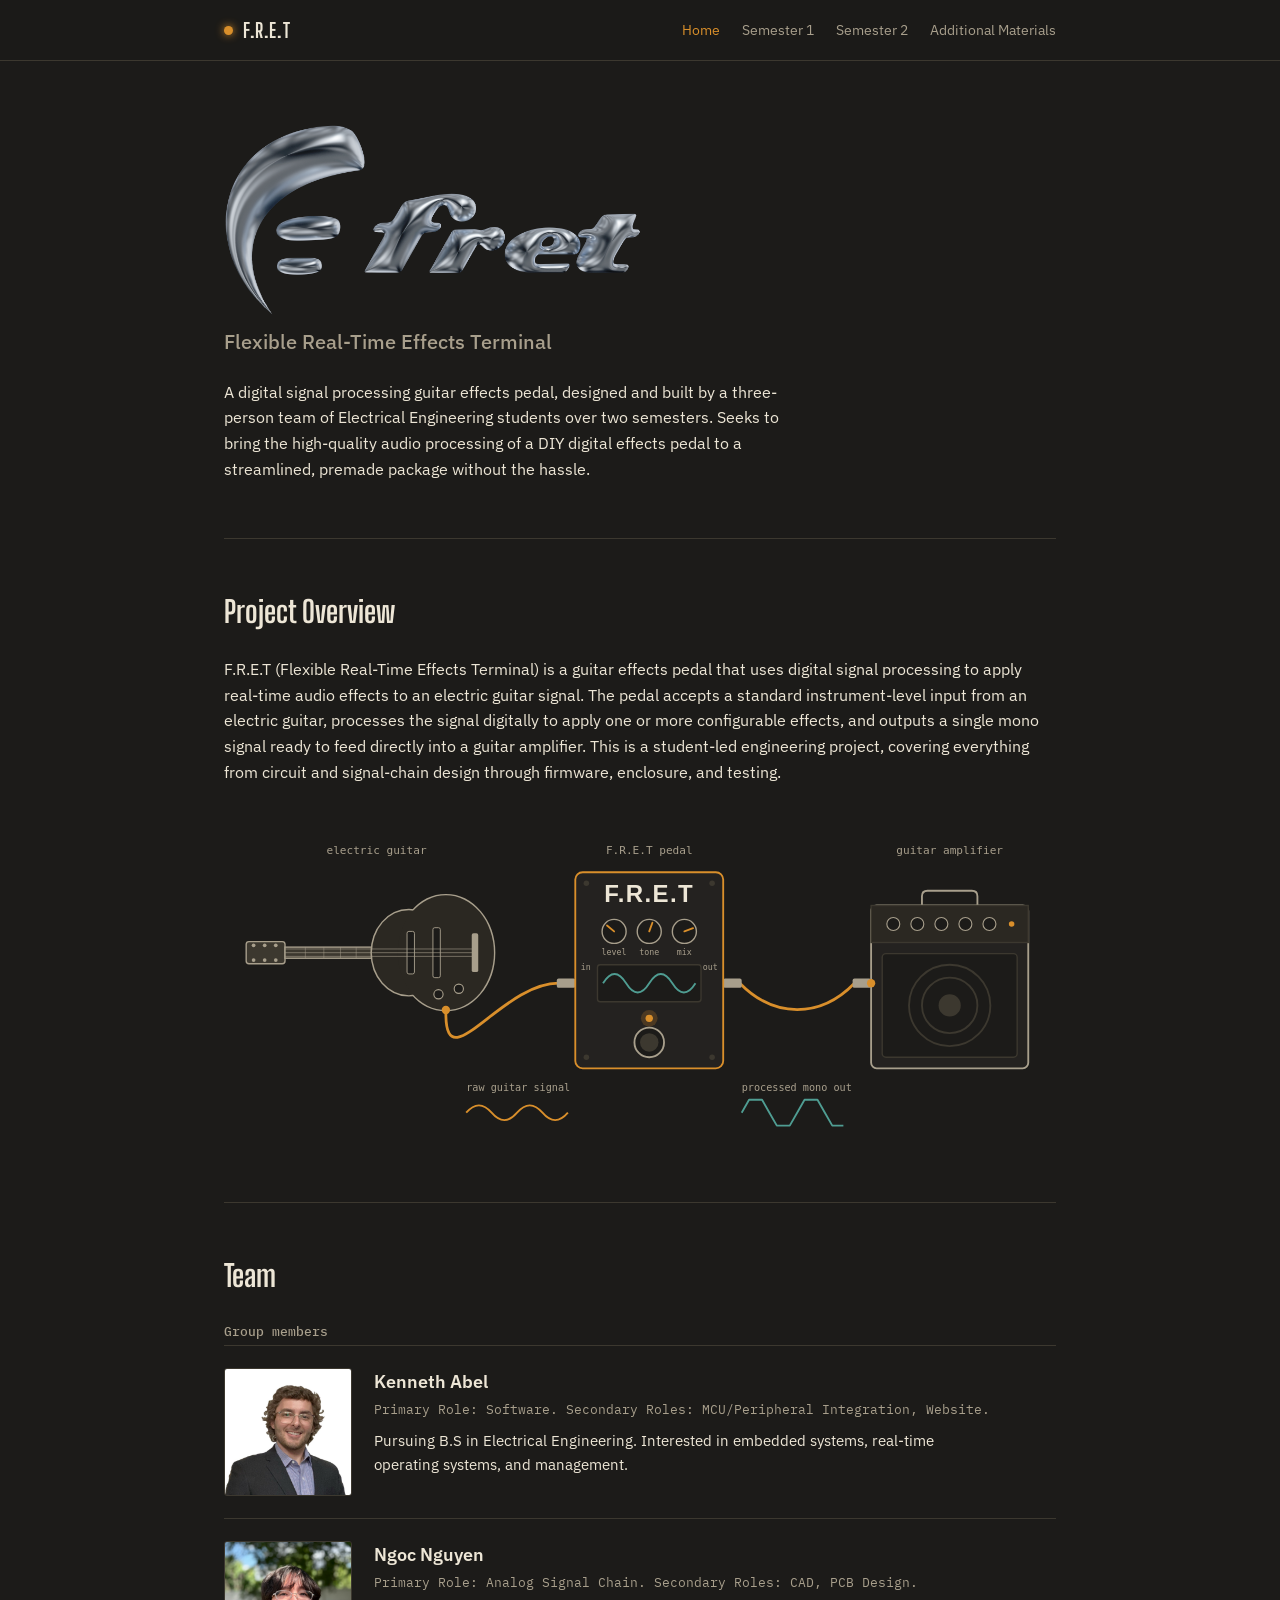
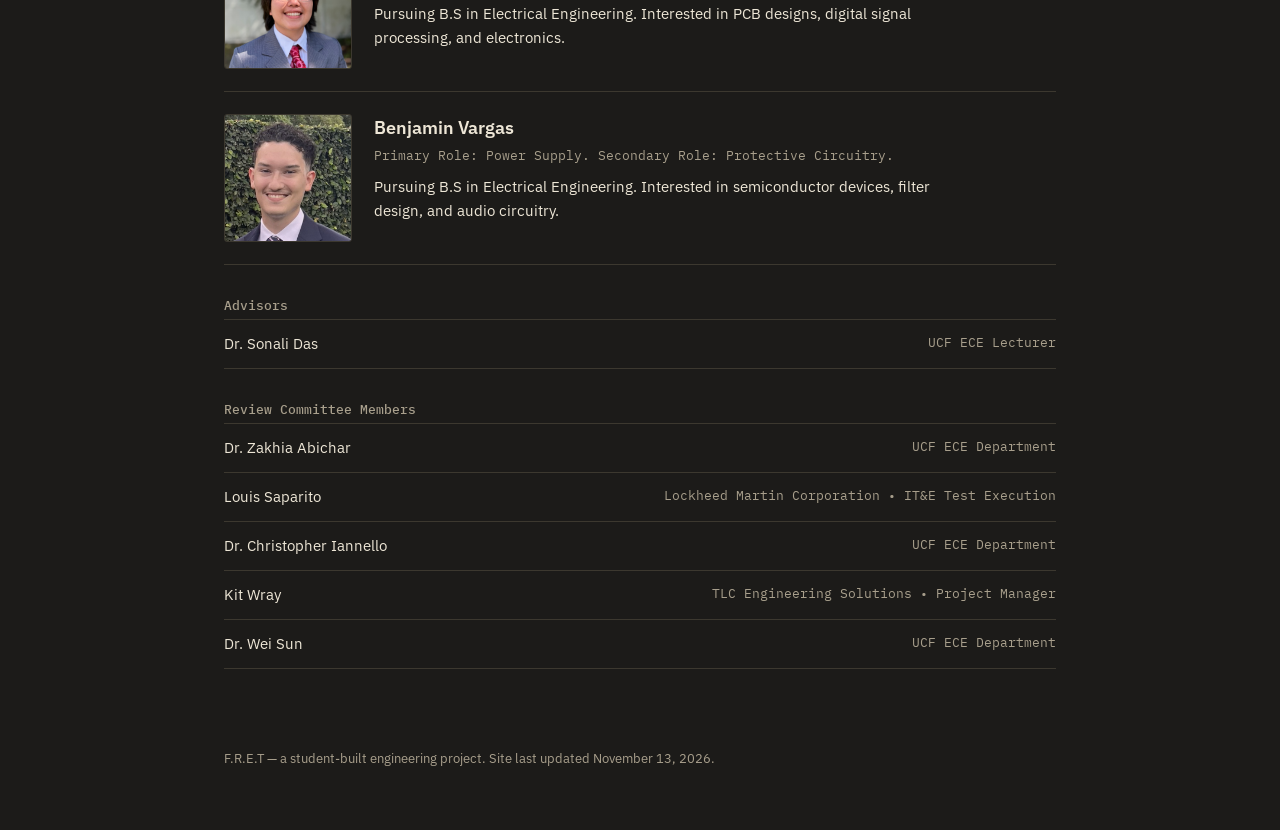
<file: index.html>
<!DOCTYPE html>
<html lang="en">
<head>
<meta charset="UTF-8">
<meta name="viewport" content="width=device-width, initial-scale=1">
<title>F.R.E.T — Flexible Real-Time Effects Terminal</title>
<link rel="preconnect" href="https://fonts.googleapis.com">
<link rel="preconnect" href="https://fonts.gstatic.com" crossorigin>
<link href="https://fonts.googleapis.com/css2?family=Big+Shoulders+Display:wght@600;700&family=IBM+Plex+Sans:wght@400;500;600&family=IBM+Plex+Mono:wght@400;500&display=swap" rel="stylesheet">
<link rel="stylesheet" href="styles.css">
</head>
<body>

<header class="site">
  <div class="bar">
    <a href="index.html" class="mark"><span class="led"></span><span>F.R.E.T</span></a>
    <nav class="links">
      <a href="index.html" class="active">Home</a>
      <a href="semester-1.html">Semester 1</a>
      <a href="semester-2.html">Semester 2</a>
      <a href="materials.html">Additional Materials</a>
    </nav>
  </div>
</header>

<div class="wrap">
  <section class="hero">
    <h1><img class="hero-logo" src="images/fret_logo.png" alt="F.R.E.T"></h1>
    <div class="full-name">Flexible Real-Time Effects Terminal</div>
    <p class="tagline">A digital signal processing guitar effects pedal, designed and built by a three-person team of Electrical Engineering students over two semesters. Seeks to bring the high-quality audio processing of a DIY digital effects pedal to a streamlined, premade package without the hassle.</p>
  </section>

  <section id="overview">
    <h2 class="section-title">Project Overview</h2>
    <p>F.R.E.T (Flexible Real-Time Effects Terminal) is a guitar effects pedal that uses digital signal processing to apply real-time audio effects to an electric guitar signal. The pedal accepts a standard instrument-level input from an electric guitar, processes the signal digitally to apply one or more configurable effects, and outputs a single mono signal ready to feed directly into a guitar amplifier. This is a student-led engineering project, covering everything from circuit and signal-chain design through firmware, enclosure, and testing.</p>
    <img class="diagram" src="images/fret_signal_path.svg" alt="Diagram of an electric guitar connected to the F.R.E.T pedal, which connects to a guitar amplifier">
  </section>

  <section id="team">
    <h2 class="section-title">Team</h2>

    <div class="role-block">
      <h3 class="block-title">Group members</h3>
      <div class="member-list" id="members-list"></div>
    </div>

    <div class="role-block" id="sponsor-block" hidden>
      <h3 class="block-title">Sponsor</h3>
      <div class="sponsor-box" id="sponsor-info"></div>
    </div>

    <div class="role-block">
      <h3 class="block-title">Advisors</h3>
      <ul class="role-list" id="advisors-list"></ul>
    </div>

    <div class="role-block">
      <h3 class="block-title">Review Committee Members</h3>
      <ul class="role-list" id="reviewers-list"></ul>
    </div>
  </section>

  <footer>
    F.R.E.T — a student-built engineering project. Site last updated <span id="last-updated"></span>.
  </footer>
</div>

<script src="common.js"></script>

<script>
/* Edit team info here. Each entry needs a name and a title/role —
   swap out the placeholders below with the real names. */

const MEMBERS = [
  { name: "Kenneth Abel", role: "Primary Role: Software. Secondary Roles: MCU/Peripheral Integration, Website.", photo: "images/Kenneth Headshot Zoomed.jpg", 
  bio: "Pursuing B.S in Electrical Engineering. Interested in embedded systems, real-time operating systems, and management." },
  { name: "Ngoc Nguyen", role: "Primary Role: Analog Signal Chain. Secondary Roles: CAD, PCB Design.", photo: "images/Nghi Headshot.png", 
  bio: "Pursuing B.S in Electrical Engineering. Interested in PCB designs, digital signal processing, and electronics." },
  { name: "Benjamin Vargas", role: "Primary Role: Power Supply. Secondary Role: Protective Circuitry.", photo: "images/Benjamin Headshot.png", 
  bio: "Pursuing B.S in Electrical Engineering. Interested in semiconductor devices, filter design, and audio circuitry." },
];

// Set show to false to hide the sponsor section entirely.
const SPONSOR = {
  show: false,
  org: "Add sponsor organization",
  contactName: "Add contact name",
  contactEmail: "Add contact email",
};

const ADVISORS = [
  { name: "Dr. Sonali Das", role: "UCF ECE Lecturer" },
];

const REVIEWERS = [
  { name: "Dr. Zakhia Abichar", role: "UCF ECE Department" },
  { name: "Louis Saparito", role: "Lockheed Martin Corporation • IT&E Test Execution" },
  { name: "Dr. Christopher Iannello", role: "UCF ECE Department" },
  { name: "Kit Wray", role: "TLC Engineering Solutions • Project Manager" },
  { name: "Dr. Wei Sun", role: "UCF ECE Department" },
];

function fillRoleList(containerId, people){
  const el = document.getElementById(containerId);
  people.forEach(p=>{
    const li = document.createElement("li");
    const isPlaceholder = p.name.startsWith("Add ");
    li.innerHTML = `<span class="${isPlaceholder ? 'placeholder' : ''}">${p.name}</span><span class="role">${p.role}</span>`;
    el.appendChild(li);
  });
}

function fillRoleList(containerId, people){
  const el = document.getElementById(containerId);
  people.forEach(p=>{
    const li = document.createElement("li");
    const isPlaceholder = p.name.startsWith("Add ");
    li.innerHTML = `<span class="${isPlaceholder ? 'placeholder' : ''}">${p.name}</span><span class="role">${p.role}</span>`;
    el.appendChild(li);
  });
}
 
function fillMembers(containerId, people){
  const el = document.getElementById(containerId);
  people.forEach(p=>{
    const row = document.createElement("div");
    row.className = "member";
    row.innerHTML = `
      <img class="headshot" src="${p.photo}" alt="Headshot of ${p.name}" onerror="this.style.visibility='hidden'">
      <div class="member-text">
        <div class="member-name${p.name.startsWith('Add ') ? ' placeholder' : ''}">${p.name}</div>
        <div class="member-role">${p.role}</div>
        <p class="member-bio">${p.bio}</p>
      </div>`;
    el.appendChild(row);
  });
}
 
function renderSponsor(){
  if(!SPONSOR.show) return;
  document.getElementById("sponsor-block").hidden = false;
  document.getElementById("sponsor-info").innerHTML = `
    <div>This project is sponsored by <strong>${SPONSOR.org}</strong>.</div>
    <div class="sponsor-contact">Contact: ${SPONSOR.contactName} — <a href="mailto:${SPONSOR.contactEmail}">${SPONSOR.contactEmail}</a></div>`;
}
 
fillMembers("members-list", MEMBERS);
renderSponsor();
fillRoleList("advisors-list", ADVISORS);
fillRoleList("reviewers-list", REVIEWERS);

setFooterDate();
</script>
</body>
</html>
</file>
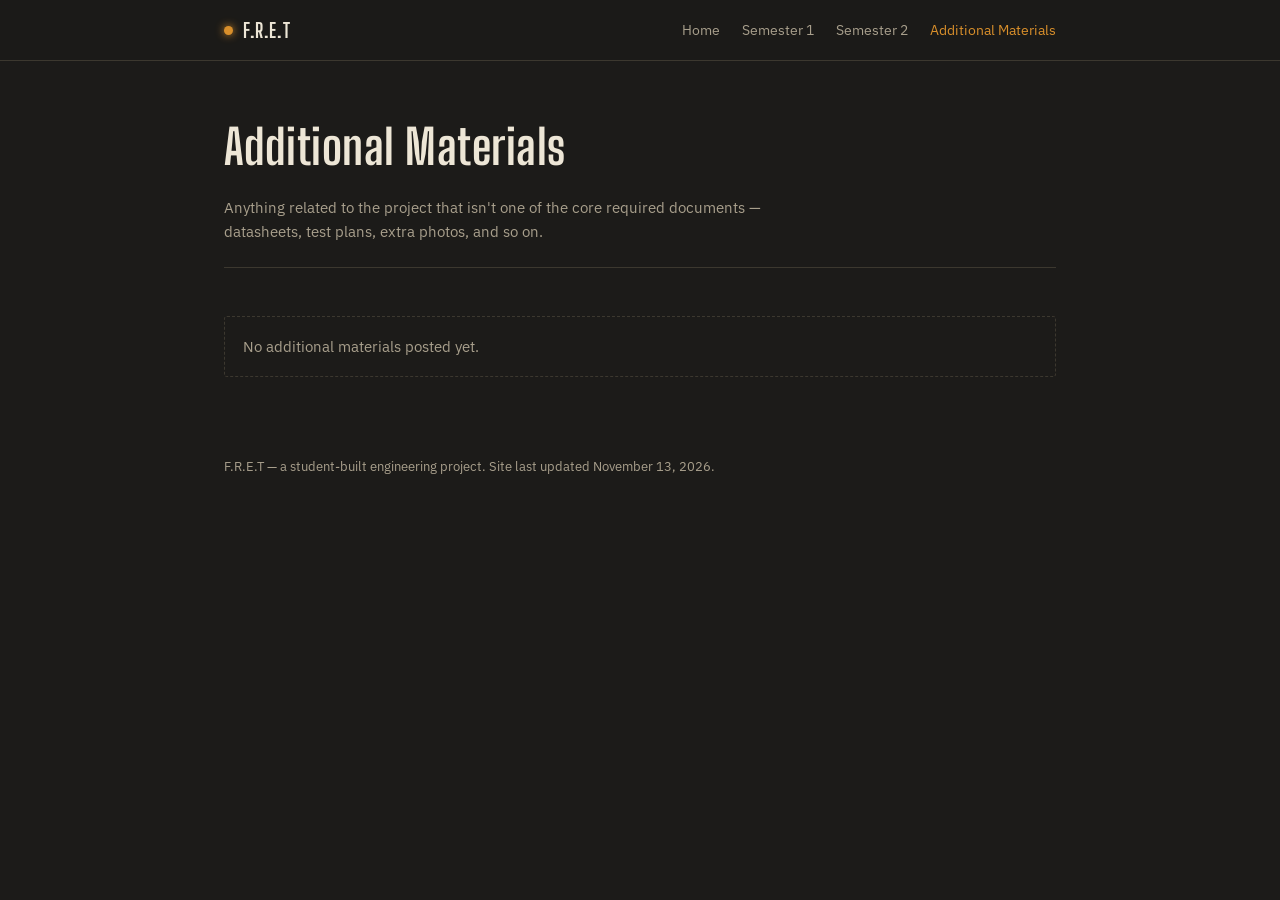
<file: materials.html>
<!DOCTYPE html>
<html lang="en">
<head>
<meta charset="UTF-8">
<meta name="viewport" content="width=device-width, initial-scale=1">
<title>Additional Materials — F.R.E.T</title>
<link rel="preconnect" href="https://fonts.googleapis.com">
<link rel="preconnect" href="https://fonts.gstatic.com" crossorigin>
<link href="https://fonts.googleapis.com/css2?family=Big+Shoulders+Display:wght@600;700&family=IBM+Plex+Sans:wght@400;500;600&family=IBM+Plex+Mono:wght@400;500&display=swap" rel="stylesheet">
<link rel="stylesheet" href="styles.css">
</head>
<body>

<header class="site">
  <div class="bar">
    <a href="index.html" class="mark"><span class="led"></span><span>F.R.E.T</span></a>
    <nav class="links">
      <a href="index.html">Home</a>
      <a href="semester-1.html">Semester 1</a>
      <a href="semester-2.html">Semester 2</a>
      <a href="materials.html" class="active">Additional Materials</a>
    </nav>
  </div>
</header>

<div class="wrap">
  <section class="page-header">
    <h1 class="display">Additional Materials</h1>
    <p>Anything related to the project that isn't one of the core required documents — datasheets, test plans, extra photos, and so on.</p>
  </section>

  <section>
    <div id="extras-container"></div>
  </section>

  <footer>
    F.R.E.T — a student-built engineering project. Site last updated <span id="last-updated"></span>.
  </footer>
</div>

<script src="common.js"></script>
<script>
/* Add one object per item. Same pattern as the semester pages —
   status, date, href, and kind ("doc", "slides", or "video"). */
const EXTRA_MATERIALS = [
  // { title:"Bill of Materials", kind:"doc", status:"complete", date:"Posted — Week 6", href:"documents/bom.pdf" },
];

renderExtras("extras-container", EXTRA_MATERIALS);
setFooterDate();
</script>
</body>
</html>
</file>
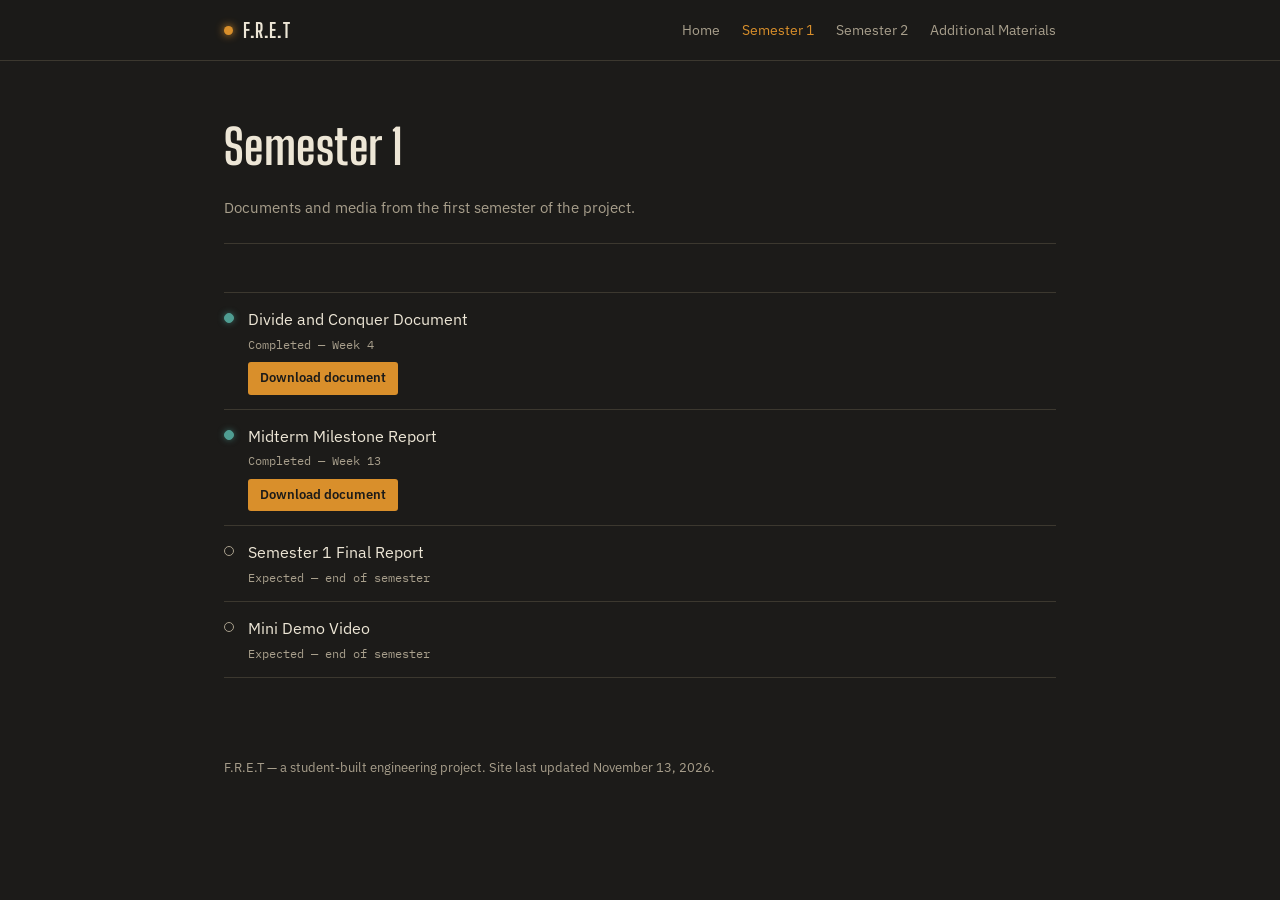
<file: semester-1.html>
<!DOCTYPE html>
<html lang="en">
<head>
<meta charset="UTF-8">
<meta name="viewport" content="width=device-width, initial-scale=1">
<title>Semester 1 — F.R.E.T</title>
<link rel="preconnect" href="https://fonts.googleapis.com">
<link rel="preconnect" href="https://fonts.gstatic.com" crossorigin>
<link href="https://fonts.googleapis.com/css2?family=Big+Shoulders+Display:wght@600;700&family=IBM+Plex+Sans:wght@400;500;600&family=IBM+Plex+Mono:wght@400;500&display=swap" rel="stylesheet">
<link rel="stylesheet" href="styles.css">
</head>
<body>

<header class="site">
  <div class="bar">
    <a href="index.html" class="mark"><span class="led"></span><span>F.R.E.T</span></a>
    <nav class="links">
      <a href="index.html">Home</a>
      <a href="semester-1.html" class="active">Semester 1</a>
      <a href="semester-2.html">Semester 2</a>
      <a href="materials.html">Additional Materials</a>
    </nav>
  </div>
</header>

<div class="wrap">
  <section class="page-header">
    <h1 class="display">Semester 1</h1>
    <p>Documents and media from the first semester of the project.</p>
  </section>

  <section>
    <ul class="deliv-list" id="sd1-list"></ul>
  </section>

  <footer>
    F.R.E.T — a student-built engineering project. Site last updated <span id="last-updated"></span>.
  </footer>
</div>

<script src="common.js"></script>
<script>
/* To mark something as done: change status to "complete", set `date`
   to when it was finished, and set `href` — a file path for
   documents/slides, or a normal YouTube watch link for videos (it's
   converted to an embedded player automatically). */
const SEMESTER_1_ITEMS = [
  { id:"dac",       kind:"doc",   title:"Divide and Conquer Document",
    status:"complete", date:"Completed — Week 4",
    href:"documents/divide-and-conquer.pdf" },
  { id:"midterm",   kind:"doc",   title:"Midterm Milestone Report",
    status:"complete", date:"Completed — Week 13", 
    href:"documents/midterm-milestone.pdf" },
  { id:"final-report", kind:"doc", title:"Semester 1 Final Report",
    status:"upcoming", date:"Expected — end of semester", href:null },
  { id:"mini-demo", kind:"video", title:"Mini Demo Video",
    status:"upcoming", date:"Expected — end of semester", href:null },
];

renderList("sd1-list", SEMESTER_1_ITEMS);
setFooterDate();
</script>
</body>
</html>
</file>
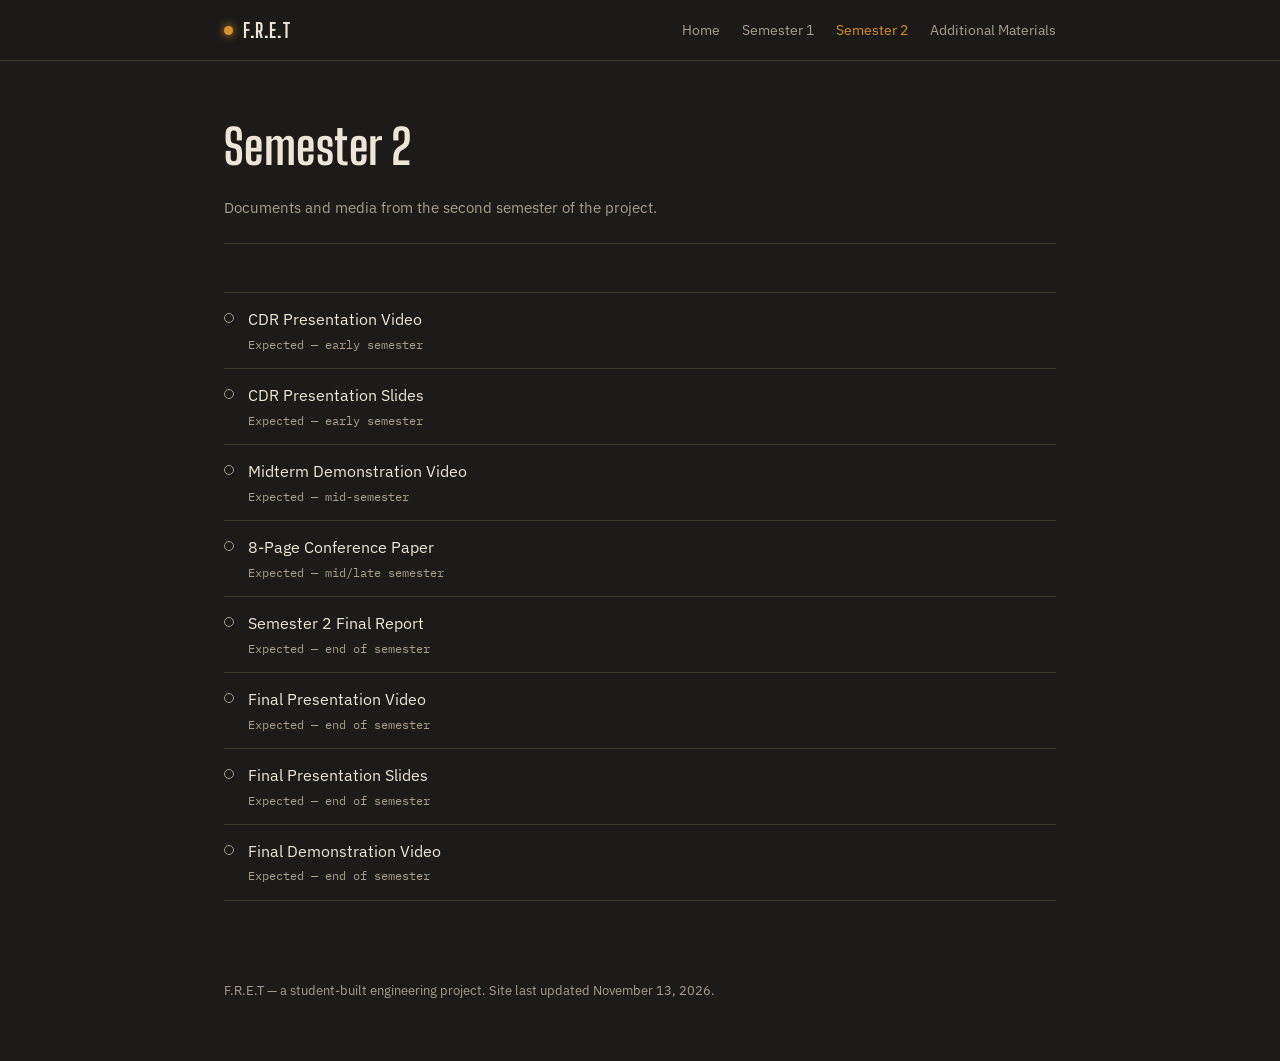
<file: semester-2.html>
<!DOCTYPE html>
<html lang="en">
<head>
<meta charset="UTF-8">
<meta name="viewport" content="width=device-width, initial-scale=1">
<title>Semester 2 — F.R.E.T</title>
<link rel="preconnect" href="https://fonts.googleapis.com">
<link rel="preconnect" href="https://fonts.gstatic.com" crossorigin>
<link href="https://fonts.googleapis.com/css2?family=Big+Shoulders+Display:wght@600;700&family=IBM+Plex+Sans:wght@400;500;600&family=IBM+Plex+Mono:wght@400;500&display=swap" rel="stylesheet">
<link rel="stylesheet" href="styles.css">
</head>
<body>

<header class="site">
  <div class="bar">
    <a href="index.html" class="mark"><span class="led"></span><span>F.R.E.T</span></a>
    <nav class="links">
      <a href="index.html">Home</a>
      <a href="semester-1.html">Semester 1</a>
      <a href="semester-2.html" class="active">Semester 2</a>
      <a href="materials.html">Additional Materials</a>
    </nav>
  </div>
</header>

<div class="wrap">
  <section class="page-header">
    <h1 class="display">Semester 2</h1>
    <p>Documents and media from the second semester of the project.</p>
  </section>

  <section>
    <ul class="deliv-list" id="sd2-list"></ul>
  </section>

  <footer>
    F.R.E.T — a student-built engineering project. Site last updated <span id="last-updated"></span>.
  </footer>
</div>

<script src="common.js"></script>
<script>
/* Same pattern as Semester 1: flip status to "complete", add a date,
   and set href (file path, or a YouTube watch link for videos). */
const SEMESTER_2_ITEMS = [
  { id:"cdr-video",    kind:"video",  title:"CDR Presentation Video",
    status:"upcoming", date:"Expected — early semester", href:null },
  { id:"cdr-slides",   kind:"slides", title:"CDR Presentation Slides",
    status:"upcoming", date:"Expected — early semester", href:null },
  { id:"midterm-demo", kind:"video",  title:"Midterm Demonstration Video",
    status:"upcoming", date:"Expected — mid-semester", href:null },
  { id:"conf-paper",   kind:"doc",    title:"8-Page Conference Paper",
    status:"upcoming", date:"Expected — mid/late semester", href:null },
  { id:"final-report", kind:"doc",    title:"Semester 2 Final Report",
    status:"upcoming", date:"Expected — end of semester", href:null },
  { id:"final-video",  kind:"video",  title:"Final Presentation Video",
    status:"upcoming", date:"Expected — end of semester", href:null },
  { id:"final-slides", kind:"slides", title:"Final Presentation Slides",
    status:"upcoming", date:"Expected — end of semester", href:null },
  { id:"final-demo",   kind:"video",  title:"Final Demonstration Video",
    status:"upcoming", date:"Expected — end of semester", href:null },
];

renderList("sd2-list", SEMESTER_2_ITEMS);
setFooterDate();
</script>
</body>
</html>
</file>
<file: styles.css>
:root{
  --bg:#1c1b19;
  --panel:#242220;
  --line:#3c382f;
  --text:#ede6d6;
  --muted:#a89f8c;
  --amber:#d98f2b;
  --teal:#4f9d92;
  --maxw:880px;
}
*{box-sizing:border-box;}
html{scroll-behavior:smooth;}
body{
  margin:0;
  background:var(--bg);
  color:var(--text);
  font-family:'IBM Plex Sans',sans-serif;
  line-height:1.6;
}
a{color:var(--amber);}
.wrap{max-width:var(--maxw);margin:0 auto;padding:0 24px;}
.display{font-family:'Big Shoulders Display',sans-serif;font-weight:700;letter-spacing:0.01em;}

header.site{
  position:sticky;top:0;z-index:10;
  background:rgba(28,27,25,0.94);
  backdrop-filter:blur(6px);
  border-bottom:1px solid var(--line);
}
header.site .bar{
  max-width:var(--maxw);margin:0 auto;padding:14px 24px;
  display:flex;align-items:center;justify-content:space-between;gap:16px;flex-wrap:wrap;
}
.mark{display:flex;align-items:center;gap:10px;text-decoration:none;color:var(--text);}
.mark .led{width:9px;height:9px;border-radius:50%;background:var(--amber);box-shadow:0 0 8px var(--amber);}
.mark span{font-family:'Big Shoulders Display',sans-serif;font-weight:700;font-size:20px;letter-spacing:0.03em;}
nav.links{display:flex;gap:22px;flex-wrap:wrap;}
nav.links a{color:var(--muted);text-decoration:none;font-size:14px;}
nav.links a:hover{color:var(--amber);}
nav.links a.active{color:var(--amber);}

.hero{padding:64px 0 40px;border-bottom:1px solid var(--line);}
.hero h1{font-size:clamp(48px,9vw,88px);margin:0;line-height:0.95;color:var(--text);}
.hero .full-name{color:var(--muted);font-size:clamp(16px,2.4vw,20px);font-family:'IBM Plex Sans',sans-serif;font-weight:500;margin-top:10px;}
.hero .tagline{max-width:560px;margin-top:22px;color:var(--text);font-size:16px;}

.page-header{padding:48px 0 8px;}
.page-header h1{font-size:clamp(34px,6vw,48px);margin:0;color:var(--text);}
.page-header p{color:var(--muted);max-width:560px;margin-top:10px;font-size:15px;}

section{padding:48px 0;border-bottom:1px solid var(--line);}
section:last-of-type{border-bottom:none;}
h2.section-title{font-family:'Big Shoulders Display',sans-serif;font-weight:700;font-size:30px;margin:0 0 22px;color:var(--text);}
h3.block-title{font-family:'IBM Plex Mono',monospace;font-size:12.5px;color:var(--muted);font-weight:500;margin:0 0 4px;}


.role-block{margin-bottom:30px;}
.role-block:last-child{margin-bottom:0;}
.role-list{list-style:none;margin:0;padding:0;}
.role-list li{padding:12px 0;border-top:1px solid var(--line);display:flex;justify-content:space-between;gap:12px;font-size:15px;}
.role-list li:last-child{border-bottom:1px solid var(--line);}
.role-list .role{color:var(--muted);font-family:'IBM Plex Mono',monospace;font-size:12.5px;text-align:right;}
.placeholder{color:var(--muted);font-style:italic;}

.deliv-list{list-style:none;margin:0;padding:0;}
.deliv{display:flex;align-items:flex-start;gap:14px;padding:14px 0;border-top:1px solid var(--line);}
.deliv:last-child{border-bottom:1px solid var(--line);}
.deliv .dot{width:10px;height:10px;border-radius:50%;margin-top:6px;flex:none;border:1.5px solid var(--muted);}
.deliv.is-complete .dot{background:var(--teal);border-color:var(--teal);box-shadow:0 0 6px rgba(79,157,146,0.6);}
.deliv-body{flex:1;min-width:0;}
.deliv-title{font-size:15.5px;color:var(--text);}
.deliv-meta{font-family:'IBM Plex Mono',monospace;font-size:12px;color:var(--muted);margin-top:3px;}
.deliv-action{margin-top:8px;}
.deliv-action a.btn{display:inline-block;font-size:13px;color:var(--bg);background:var(--amber);padding:6px 12px;border-radius:3px;text-decoration:none;font-weight:600;}
.deliv iframe{width:100%;aspect-ratio:16/9;border:1px solid var(--line);border-radius:3px;margin-top:10px;}

.extras-empty{color:var(--muted);font-size:14.5px;border:1px dashed var(--line);border-radius:3px;padding:18px;}

footer{padding:32px 0 60px;color:var(--muted);font-size:13px;}

@media(max-width:620px){
  .role-list li{flex-direction:column;gap:2px;}
  .role-list .role{text-align:left;}
}

/* Logo in hero */
.hero-logo{display:block;max-width:min(420px,100%);height:auto;}

/* Group members with headshots and bios */
.member-list{border-top:1px solid var(--line);}
.member{display:flex;gap:22px;align-items:flex-start;padding:22px 0;border-bottom:1px solid var(--line);}
.headshot{width:128px;height:128px;object-fit:cover;border-radius:3px;border:1px solid var(--line);background:var(--panel);flex:none;}
.member-name{font-size:18px;font-weight:600;color:var(--text);}
.member-role{font-family:'IBM Plex Mono',monospace;font-size:12.5px;color:var(--muted);margin-top:2px;}
.member-bio{margin:10px 0 0;font-size:15px;color:var(--text);max-width:560px;}

/* Sponsor */
.sponsor-box{border:1px solid var(--line);border-radius:3px;padding:18px 20px;background:var(--panel);font-size:15px;}
.sponsor-contact{color:var(--muted);margin-top:6px;font-size:14px;}

@media(max-width:620px){
  .member{flex-direction:column;gap:14px;}
}

.diagram{display:block;width:100%;max-width:880px;height:auto;margin:28px 0 8px;}
</file>
